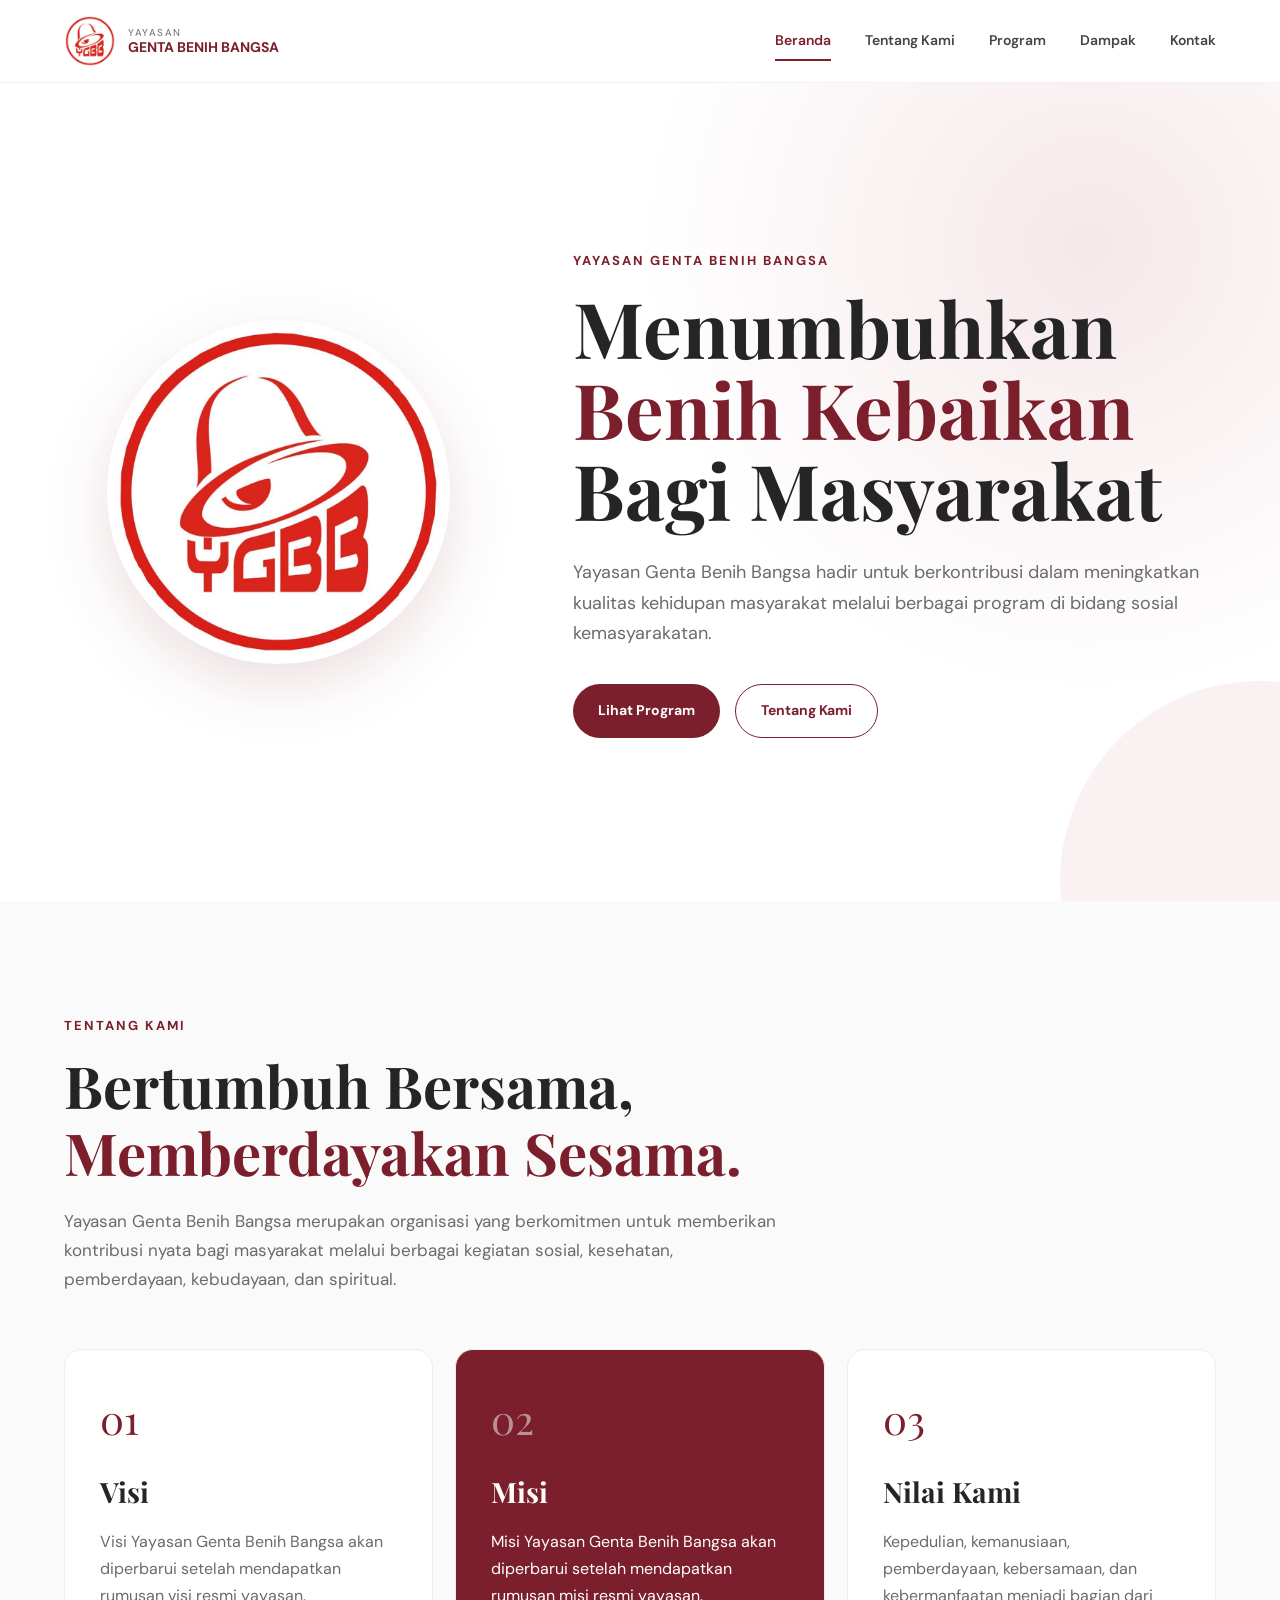
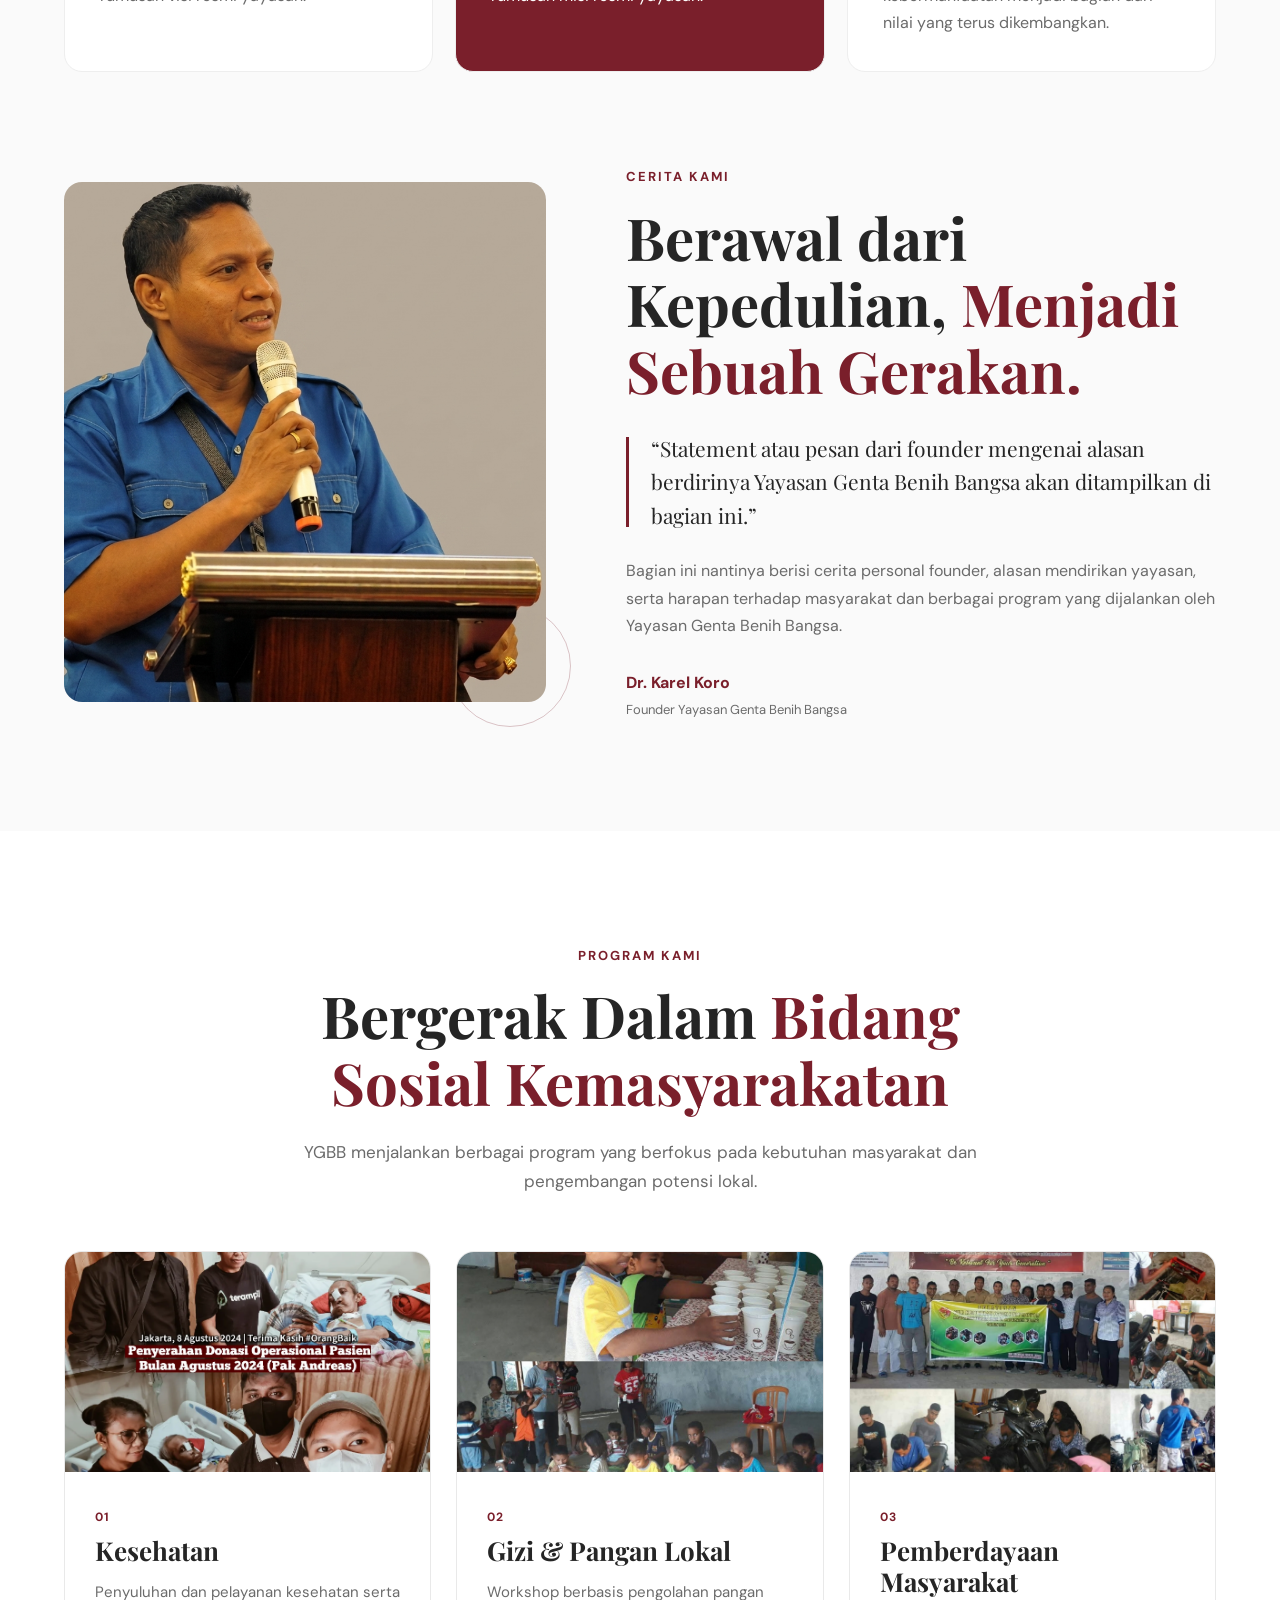
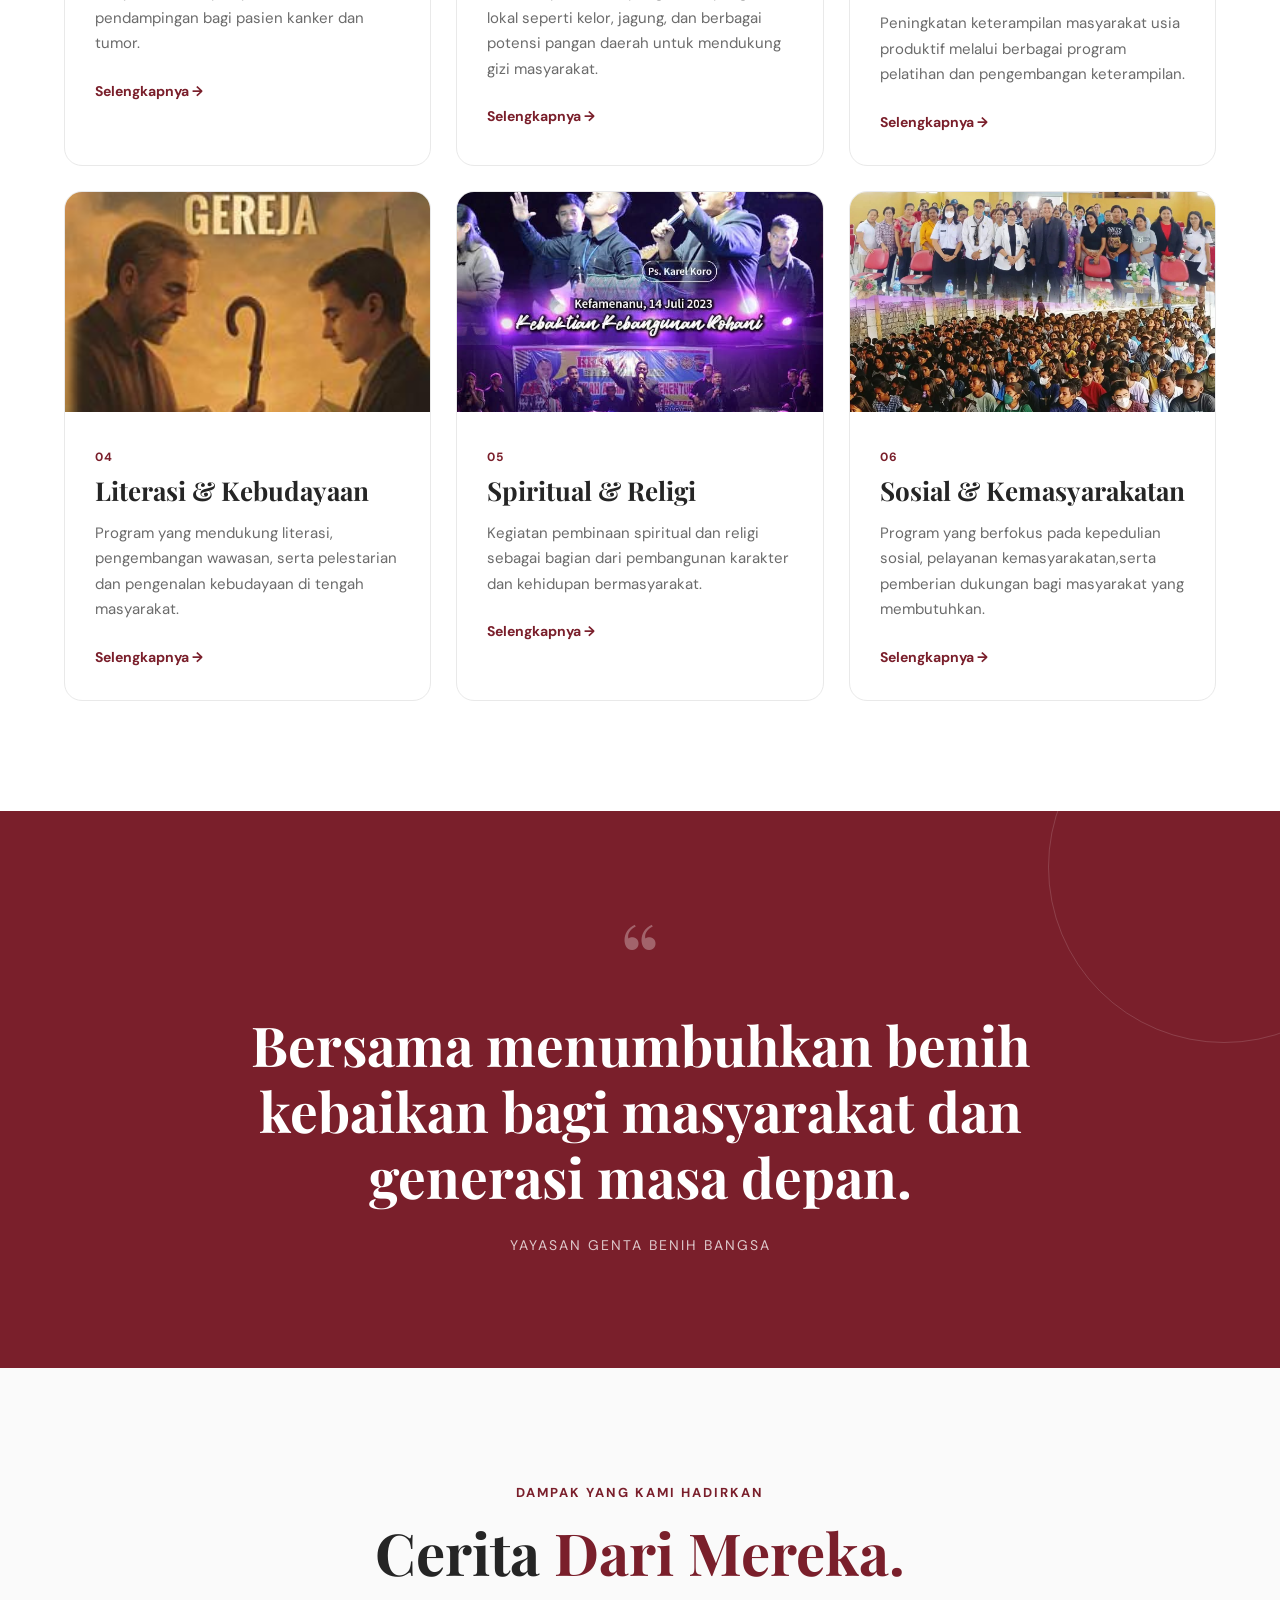
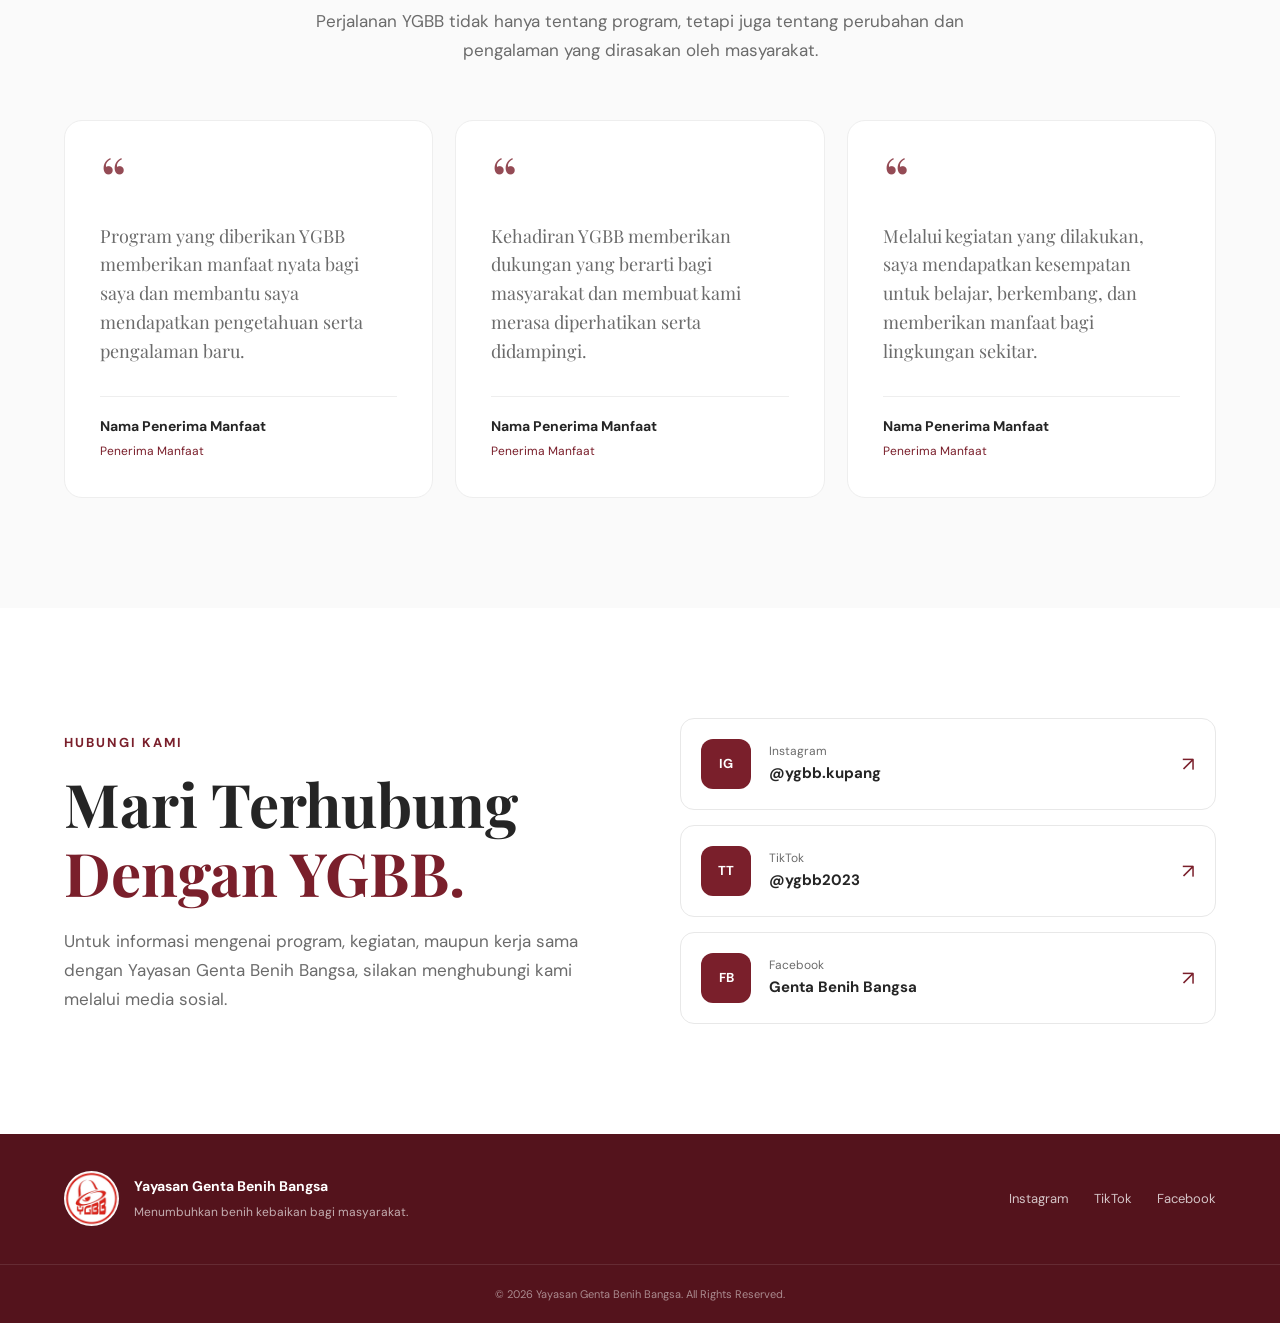
<file: index.html>
<!DOCTYPE html>
<html lang="id">

<head>
    <meta charset="UTF-8">
    <meta name="viewport" content="width=device-width, initial-scale=1.0">

    <title>Yayasan Genta Benih Bangsa</title>

    <meta
        name="description"
        content="Yayasan Genta Benih Bangsa bergerak dalam bidang sosial kemasyarakatan melalui kesehatan, gizi dan pangan lokal, pemberdayaan masyarakat, literasi dan kebudayaan, serta spiritual dan religi."
    >

    <link rel="stylesheet" href="style.css">

    <!-- Google Fonts -->
    <link rel="preconnect" href="https://fonts.googleapis.com">
    <link rel="preconnect" href="https://fonts.gstatic.com" crossorigin>

    <link
        href="https://fonts.googleapis.com/css2?family=DM+Sans:wght@400;500;600;700&family=Playfair+Display:wght@600;700&display=swap"
        rel="stylesheet"
    >
</head>


<body>

    <!-- ================= NAVBAR ================= -->

    <header class="navbar">

        <div class="container nav-container">

            <a href="#home" class="logo-wrapper">

                <img
                    src="assets/logoyayasan.jpeg"
                    alt="Logo Yayasan Genta Benih Bangsa"
                >

                <div class="logo-text">

                    <span>YAYASAN</span>

                    <strong>
                        GENTA BENIH BANGSA
                    </strong>

                </div>

            </a>


            <nav class="nav-menu">

                <a href="#home" class="active">
                    Beranda
                </a>

                <a href="#about">
                    Tentang Kami
                </a>

                <a href="#program">
                    Program
                </a>

                <a href="#impact">
                    Dampak
                </a>

                <a href="#contact">
                    Kontak
                </a>

            </nav>


            <button
                class="menu-toggle"
                aria-label="Buka menu"
            >
                ☰
            </button>

        </div>

    </header>



    <main>

        <!-- ================= HERO ================= -->

        <section id="home" class="hero">

            <div class="container hero-content">

                <div class="hero-logo">

                    <img
                        src="assets/logoyayasan.jpeg"
                        alt="Logo Yayasan Genta Benih Bangsa"
                    >

                </div>


                <div class="hero-text">

                    <span class="eyebrow">
                        YAYASAN GENTA BENIH BANGSA
                    </span>


                    <h1>
                        Menumbuhkan
                        <span>Benih Kebaikan</span>
                        Bagi Masyarakat
                    </h1>


                    <p>
                        Yayasan Genta Benih Bangsa hadir untuk berkontribusi
                        dalam meningkatkan kualitas kehidupan masyarakat melalui
                        berbagai program di bidang sosial kemasyarakatan.
                    </p>


                    <div class="hero-buttons">

                        <a
                            href="#program"
                            class="btn btn-primary"
                        >
                            Lihat Program
                        </a>


                        <a
                            href="#about"
                            class="btn btn-outline"
                        >
                            Tentang Kami
                        </a>

                    </div>

                </div>

            </div>

        </section>



        <!-- ================= ABOUT ================= -->

        <section id="about" class="about section">

            <div class="container">

                <div class="section-heading">

                    <span class="eyebrow">
                        TENTANG KAMI
                    </span>


                    <h2>
                        Bertumbuh Bersama,
                        <span>Memberdayakan Sesama.</span>
                    </h2>


                    <p>
                        Yayasan Genta Benih Bangsa merupakan organisasi yang
                        berkomitmen untuk memberikan kontribusi nyata bagi
                        masyarakat melalui berbagai kegiatan sosial,
                        kesehatan, pemberdayaan, kebudayaan, dan spiritual.
                    </p>

                </div>



                <div class="about-grid">

                    <!-- VISI -->

                    <div class="about-card">

                        <div class="about-number">
                            01
                        </div>

                        <h3>
                            Visi
                        </h3>

                        <p>
                            Visi Yayasan Genta Benih Bangsa akan diperbarui
                            setelah mendapatkan rumusan visi resmi yayasan.
                        </p>

                    </div>



                    <!-- MISI -->

                    <div class="about-card featured">

                        <div class="about-number">
                            02
                        </div>

                        <h3>
                            Misi
                        </h3>

                        <p>
                            Misi Yayasan Genta Benih Bangsa akan diperbarui
                            setelah mendapatkan rumusan misi resmi yayasan.
                        </p>

                    </div>



                    <!-- NILAI -->

                    <div class="about-card">

                        <div class="about-number">
                            03
                        </div>

                        <h3>
                            Nilai Kami
                        </h3>

                        <p>
                            Kepedulian, kemanusiaan, pemberdayaan,
                            kebersamaan, dan kebermanfaatan menjadi bagian
                            dari nilai yang terus dikembangkan.
                        </p>

                    </div>

                </div>



                <!-- ================= FOUNDER STORY ================= -->

                <div class="founder-story">

                    <div class="founder-photo">

                        <img
                            src="assets/images/founder.png"
                            alt="Founder Yayasan Genta Benih Bangsa"
                        >

                    </div>


                    <div class="founder-content">

                        <span class="eyebrow">
                            CERITA KAMI
                        </span>


                        <h2>
                            Berawal dari Kepedulian,
                            <span>Menjadi Sebuah Gerakan.</span>
                        </h2>


                        <p class="founder-quote">
                            “Statement atau pesan dari founder mengenai alasan
                            berdirinya Yayasan Genta Benih Bangsa akan ditampilkan
                            di bagian ini.”
                        </p>


                        <p>
                            Bagian ini nantinya berisi cerita personal founder,
                            alasan mendirikan yayasan, serta harapan terhadap
                            masyarakat dan berbagai program yang dijalankan
                            oleh Yayasan Genta Benih Bangsa.
                        </p>


                        <div class="founder-name">

                            <strong>
                                Dr. Karel Koro
                            </strong>

                            <span>
                                Founder Yayasan Genta Benih Bangsa
                            </span>

                        </div>

                    </div>

                </div>

            </div>

        </section>



        <!-- ================= PROGRAM ================= -->

        <section id="program" class="program section">

            <div class="container">

                <div class="section-heading centered">

                    <span class="eyebrow">
                        PROGRAM KAMI
                    </span>


                    <h2>
                        Bergerak Dalam
                        <span>Bidang Sosial Kemasyarakatan</span>
                    </h2>


                    <p>
                        YGBB menjalankan berbagai program yang berfokus pada
                        kebutuhan masyarakat dan pengembangan potensi lokal.
                    </p>

                </div>



                <div class="program-grid">


                    <!-- PROGRAM 01 -->

                    <article class="program-card">

                        <div class="program-image">

                             <img
                            src="assets/images/programs/kesehatan/kesehatan-01.png"
                            alt="Dokumentasi Program Kesehatan"
                            >
                        </div>


                        <div class="program-content">

                            <span class="program-number">
                                01
                            </span>


                            <h3>
                                Kesehatan
                            </h3>


                            <p>
                                Penyuluhan dan pelayanan kesehatan serta
                                pendampingan bagi pasien kanker dan tumor.
                            </p>


                            <a
                                href="programs/kesehatan.html"
                                class="program-link"
                            >
                                Selengkapnya →
                            </a>

                        </div>

                    </article>



                    <!-- PROGRAM 02 -->

                    <article class="program-card">

                        <div class="program-image">

                             <img
                            src="assets/images/programs/gizi-pangan/gizi-pangan-02.png"
                            alt="Dokumentasi Program Gizi & Pangan"
                            >
                        </div>


                        <div class="program-content">

                            <span class="program-number">
                                02
                            </span>


                            <h3>
                                Gizi &amp; Pangan Lokal
                            </h3>


                            <p>
                                Workshop berbasis pengolahan pangan lokal
                                seperti kelor, jagung, dan berbagai potensi
                                pangan daerah untuk mendukung gizi masyarakat.
                            </p>


                            <a
                                href="programs/gizi-pangan.html"
                                class="program-link"
                            >
                                Selengkapnya →
                            </a>

                        </div>

                    </article>



                    <!-- PROGRAM 03 -->

                    <article class="program-card">

                        <div class="program-image">

                             <img
                            src="assets/images/programs/pemberdayaan/pemberdayaan-01.jpeg"
                            alt="Dokumentasi Program Gizi & Pangan"
                            >
                        </div>


                        <div class="program-content">

                            <span class="program-number">
                                03
                            </span>


                            <h3>
                                Pemberdayaan Masyarakat
                            </h3>


                            <p>
                                Peningkatan keterampilan masyarakat usia
                                produktif melalui berbagai program pelatihan
                                dan pengembangan keterampilan.
                            </p>


                            <a
                                href="programs/pemberdayaan.html"
                                class="program-link"
                            >
                                Selengkapnya →
                            </a>

                        </div>

                    </article>



                    <!-- PROGRAM 04 -->

                    <article class="program-card">

                        <div class="program-image">

                             <img
                            src="assets/images/programs/literasi-kebudayaan/literasi-kebudayaan-02.jpeg"
                            alt="Dokumentasi Program Gizi & Pangan"
                            >
                        </div>


                        <div class="program-content">

                            <span class="program-number">
                                04
                            </span>


                            <h3>
                                Literasi &amp; Kebudayaan
                            </h3>


                            <p>
                                Program yang mendukung literasi, pengembangan
                                wawasan, serta pelestarian dan pengenalan
                                kebudayaan di tengah masyarakat.
                            </p>


                            <a
                                href="programs/literasi-kebudayaan.html"
                                class="program-link"
                            >
                                Selengkapnya →
                            </a>

                        </div>

                    </article>



                    <!-- PROGRAM 05 -->

                    <article class="program-card">

                        <div class="program-image">

                             <img
                            src="assets/images/programs/spiritual-religi/spiritual-religi-05.jpeg"
                            alt="Dokumentasi Program Spiritual & Religi"
                            >
                        </div>


                        <div class="program-content">

                            <span class="program-number">
                                05
                            </span>


                            <h3>
                                Spiritual &amp; Religi
                            </h3>


                            <p>
                                Kegiatan pembinaan spiritual dan religi
                                sebagai bagian dari pembangunan karakter
                                dan kehidupan bermasyarakat.
                            </p>


                            <a
                                href="programs/spiritual-religi.html"
                                class="program-link"
                            >
                                Selengkapnya →
                            </a>

                        </div>

                    </article>


                    <!-- PROGRAM 06 -->

                    <article class="program-card">

                        <div class="program-image">

                             <img
                            src="assets/images/programs/sosial-kemasyarakatan/sosial-kemasyarakatan-01.jpeg"
                            alt="Dokumentasi Program Sosial & Kemasyarakatan"
                            >
                        </div>


                        <div class="program-content">

                            <span class="program-number">
                                06
                            </span>


                            <h3>
                                Sosial & Kemasyarakatan
                            </h3>


                            <p>
                                Program yang berfokus pada kepedulian sosial,
                                pelayanan kemasyarakatan,serta pemberian dukungan
                                bagi masyarakat yang membutuhkan.
                            </p>


                            <a
                                href="programs/sosial-kemasyarakatan.html"
                                class="program-link"
                            >
                                Selengkapnya →
                            </a>

                        </div>

                    </article>


                </div>

            </div>

        </section>



        <!-- ================= QUOTE ================= -->

        <section class="quote-section">

            <div class="container quote-container">

                <span class="quote-mark">
                    “
                </span>


                <h2>
                    Bersama menumbuhkan benih kebaikan
                    bagi masyarakat dan generasi masa depan.
                </h2>


                <p>
                    Yayasan Genta Benih Bangsa
                </p>

            </div>

        </section>



        <!-- ================= IMPACT / TESTIMONIAL ================= -->

        <section id="impact" class="impact section">

            <div class="container">

                <div class="section-heading centered">

                    <span class="eyebrow">
                        DAMPAK YANG KAMI HADIRKAN
                    </span>


                    <h2>
                        Cerita
                        <span>Dari Mereka.</span>
                    </h2>


                    <p>
                        Perjalanan YGBB tidak hanya tentang program,
                        tetapi juga tentang perubahan dan pengalaman
                        yang dirasakan oleh masyarakat.
                    </p>

                </div>



                <div class="testimonial-grid">


                    <!-- TESTIMONI 01 -->

                    <article class="testimonial-card">

                        <span class="testimonial-mark">
                            “
                        </span>


                        <p>
                            Program yang diberikan YGBB memberikan manfaat
                            nyata bagi saya dan membantu saya mendapatkan
                            pengetahuan serta pengalaman baru.
                        </p>


                        <div class="testimonial-author">

                            <strong>
                                Nama Penerima Manfaat
                            </strong>

                            <span>
                                Penerima Manfaat
                            </span>

                        </div>

                    </article>



                    <!-- TESTIMONI 02 -->

                    <article class="testimonial-card">

                        <span class="testimonial-mark">
                            “
                        </span>


                        <p>
                            Kehadiran YGBB memberikan dukungan yang berarti
                            bagi masyarakat dan membuat kami merasa diperhatikan
                            serta didampingi.
                        </p>


                        <div class="testimonial-author">

                            <strong>
                                Nama Penerima Manfaat
                            </strong>

                            <span>
                                Penerima Manfaat
                            </span>

                        </div>

                    </article>



                    <!-- TESTIMONI 03 -->

                    <article class="testimonial-card">

                        <span class="testimonial-mark">
                            “
                        </span>


                        <p>
                            Melalui kegiatan yang dilakukan, saya mendapatkan
                            kesempatan untuk belajar, berkembang, dan memberikan
                            manfaat bagi lingkungan sekitar.
                        </p>


                        <div class="testimonial-author">

                            <strong>
                                Nama Penerima Manfaat
                            </strong>

                            <span>
                                Penerima Manfaat
                            </span>

                        </div>

                    </article>


                </div>

            </div>

        </section>



        <!-- ================= CONTACT ================= -->

        <section id="contact" class="contact section">

            <div class="container contact-container">

                <div class="contact-info">

                    <span class="eyebrow">
                        HUBUNGI KAMI
                    </span>


                    <h2>
                        Mari Terhubung
                        <span>Dengan YGBB.</span>
                    </h2>


                    <p>
                        Untuk informasi mengenai program, kegiatan,
                        maupun kerja sama dengan Yayasan Genta Benih Bangsa,
                        silakan menghubungi kami melalui media sosial.
                    </p>

                </div>



                <div class="social-container">


                    <!-- INSTAGRAM -->

                    <a
                        href="https://www.instagram.com/ygbb.kupang"
                        target="_blank"
                        class="social-card"
                    >

                        <div class="social-icon">
                            IG
                        </div>


                        <div>

                            <span>
                                Instagram
                            </span>

                            <strong>
                                @ygbb.kupang
                            </strong>

                        </div>


                        <span class="social-arrow">
                            ↗
                        </span>

                    </a>



                    <!-- TIKTOK -->

                    <a
                        href="https://www.tiktok.com/@ygbb2023"
                        target="_blank"
                        class="social-card"
                    >

                        <div class="social-icon">
                            TT
                        </div>


                        <div>

                            <span>
                                TikTok
                            </span>

                            <strong>
                                @ygbb2023
                            </strong>

                        </div>


                        <span class="social-arrow">
                            ↗
                        </span>

                    </a>



                    <!-- FACEBOOK -->

                    <a
                        href="https://www.facebook.com/share/1HcL8janwg/"
                        target="_blank"
                        class="social-card"
                    >

                        <div class="social-icon">
                            FB
                        </div>


                        <div>

                            <span>
                                Facebook
                            </span>

                            <strong>
                                Genta Benih Bangsa
                            </strong>

                        </div>


                        <span class="social-arrow">
                            ↗
                        </span>

                    </a>


                </div>

            </div>

        </section>

    </main>



    <!-- ================= FOOTER ================= -->

    <footer class="footer">

        <div class="container footer-container">

            <div class="footer-brand">

                <img
                    src="assets/logoyayasan.jpeg"
                    alt="Logo Yayasan Genta Benih Bangsa"
                >


                <div>

                    <strong>
                        Yayasan Genta Benih Bangsa
                    </strong>


                    <p>
                        Menumbuhkan benih kebaikan bagi masyarakat.
                    </p>

                </div>

            </div>



            <div class="footer-social">

                <a
                    href="https://www.instagram.com/ygbb.kupang"
                    target="_blank"
                >
                    Instagram
                </a>


                <a
                    href="https://www.tiktok.com/@ygbb2023"
                    target="_blank"
                >
                    TikTok
                </a>


                <a
                    href="https://www.facebook.com/share/1HcL8janwg/"
                    target="_blank"
                >
                    Facebook
                </a>

            </div>

        </div>



        <div class="footer-bottom">

            <div class="container">

                <p>
                    © 2026 Yayasan Genta Benih Bangsa. All Rights Reserved.
                </p>

            </div>

        </div>

    </footer>



    <!-- ================= MOBILE MENU ================= -->

    <script>

        const menuToggle =
            document.querySelector(".menu-toggle");

        const navMenu =
            document.querySelector(".nav-menu");


        menuToggle.addEventListener("click", () => {

            navMenu.classList.toggle("show");

        });


        document
            .querySelectorAll(".nav-menu a")
            .forEach(link => {

                link.addEventListener("click", () => {

                    navMenu.classList.remove("show");

                });

            });

    </script>


</body>

</html>
</file>
<file: style.css>
/* =========================================
   ROOT
========================================= */

:root {
    --maroon: #7a1f2b;
    --dark-maroon: #54131c;
    --light-maroon: #f5e8ea;

    --white: #ffffff;
    --off-white: #fafafa;

    --black: #252525;
    --gray: #6b6b6b;
    --light-gray: #e8e8e8;

    --container: 1180px;

    --radius: 18px;

    --shadow:
        0 15px 40px rgba(0, 0, 0, 0.08);
}


/* =========================================
   RESET
========================================= */

* {
    margin: 0;
    padding: 0;
    box-sizing: border-box;
}

html {
    scroll-behavior: smooth;
}

body {
    font-family: "DM Sans", sans-serif;
    color: var(--black);
    background: var(--white);
    line-height: 1.7;
}

img {
    max-width: 100%;
    display: block;
}

a {
    color: inherit;
    text-decoration: none;
}

button {
    font-family: inherit;
}


/* =========================================
   GENERAL
========================================= */

.container {
    width: min(90%, var(--container));
    margin: 0 auto;
}

.section {
    padding: 110px 0;
}

.eyebrow {
    display: inline-block;

    color: var(--maroon);

    font-size: 13px;
    font-weight: 700;

    letter-spacing: 2px;
    text-transform: uppercase;

    margin-bottom: 15px;
}

.section-heading {
    max-width: 720px;
    margin-bottom: 55px;
}

.section-heading.centered {
    text-align: center;
    margin-left: auto;
    margin-right: auto;
}

.section-heading h2 {
    font-family: "Playfair Display", serif;

    font-size: clamp(36px, 5vw, 58px);
    line-height: 1.15;

    margin-bottom: 22px;
}

.section-heading h2 span {
    color: var(--maroon);
}

.section-heading p {
    color: var(--gray);
    font-size: 17px;
}


/* =========================================
   NAVBAR
========================================= */

.navbar {
    position: sticky;
    top: 0;
    z-index: 1000;

    background: rgba(255, 255, 255, 0.96);

    border-bottom: 1px solid rgba(0, 0, 0, 0.06);

    backdrop-filter: blur(12px);
}

.nav-container {
    min-height: 82px;

    display: flex;
    align-items: center;
    justify-content: space-between;
}

.logo-wrapper {
    display: flex;
    align-items: center;
    gap: 12px;
}

.logo-wrapper img {
    width: 52px;
    height: 52px;

    object-fit: contain;

    border-radius: 50%;
}

.logo-text {
    display: flex;
    flex-direction: column;

    line-height: 1.2;
}

.logo-text span {
    font-size: 10px;
    letter-spacing: 1.5px;
    color: var(--gray);
}

.logo-text strong {
    font-size: 14px;
    color: var(--maroon);
}

.nav-menu {
    display: flex;
    align-items: center;
    gap: 34px;
}

.nav-menu a {
    position: relative;

    font-size: 14px;
    font-weight: 600;

    color: #444;

    transition: 0.3s ease;
}

.nav-menu a::after {
    content: "";

    position: absolute;

    left: 0;
    bottom: -8px;

    width: 0;
    height: 2px;

    background: var(--maroon);

    transition: 0.3s ease;
}

.nav-menu a:hover,
.nav-menu a.active {
    color: var(--maroon);
}

.nav-menu a:hover::after,
.nav-menu a.active::after {
    width: 100%;
}

.menu-toggle {
    display: none;

    border: none;
    background: transparent;

    font-size: 26px;
    cursor: pointer;

    color: var(--maroon);
}


/* =========================================
   HERO
========================================= */

.hero {
    position: relative;

    min-height: calc(100vh - 82px);

    display: flex;
    align-items: center;

    background:
        radial-gradient(
            circle at 85% 20%,
            var(--light-maroon),
            transparent 35%
        );

    overflow: hidden;
}

.hero::before {
    content: "";

    position: absolute;

    width: 400px;
    height: 400px;

    border-radius: 50%;

    background: var(--light-maroon);

    right: -180px;
    bottom: -180px;

    opacity: 0.6;
}

.hero-content {
    display: grid;

    grid-template-columns: 0.8fr 1.2fr;

    align-items: center;

    gap: 80px;

    padding: 80px 0;
}

.hero-logo {
    display: flex;
    justify-content: center;
}

.hero-logo img {
    width: min(400px, 80%);

    border-radius: 50%;

    filter: drop-shadow(
        0 20px 30px rgba(122, 31, 43, 0.15)
    );
}

.hero-text {
    position: relative;
    z-index: 2;
}

.hero-text h1 {
    max-width: 700px;

    font-family: "Playfair Display", serif;

    font-size: clamp(48px, 6vw, 78px);

    line-height: 1.05;

    margin-bottom: 28px;
}

.hero-text h1 span {
    color: var(--maroon);
}

.hero-text p {
    max-width: 680px;

    color: var(--gray);

    font-size: 18px;

    margin-bottom: 35px;
}

.hero-buttons {
    display: flex;
    gap: 15px;
    flex-wrap: wrap;
}

.btn {
    display: inline-flex;

    align-items: center;
    justify-content: center;

    padding: 14px 25px;

    border-radius: 50px;

    font-size: 14px;
    font-weight: 700;

    transition: 0.3s ease;
}

.btn-primary {
    color: var(--white);
    background: var(--maroon);
}

.btn-primary:hover {
    background: var(--dark-maroon);

    transform: translateY(-2px);
}

.btn-outline {
    color: var(--maroon);

    border: 1px solid var(--maroon);
}

.btn-outline:hover {
    color: var(--white);
    background: var(--maroon);
}


/* =========================================
   ABOUT
========================================= */

.about {
    background: var(--off-white);
}

.about-grid {
    display: grid;

    grid-template-columns:
        repeat(3, 1fr);

    gap: 22px;
}

.about-card {
    padding: 35px;

    background: var(--white);

    border: 1px solid #eeeeee;

    border-radius: var(--radius);

    transition: 0.3s ease;
}

.about-card:hover {
    transform: translateY(-6px);

    box-shadow: var(--shadow);
}

.about-card.featured {
    color: var(--white);

    background: var(--maroon);
}

.about-card.featured h3,
.about-card.featured p {
    color: var(--white);
}

.about-number {
    font-family: "Playfair Display", serif;

    font-size: 40px;

    color: var(--maroon);

    margin-bottom: 15px;
}

.featured .about-number {
    color: rgba(255, 255, 255, 0.5);
}

.about-card h3 {
    font-family: "Playfair Display", serif;

    font-size: 28px;

    margin-bottom: 12px;
}

.about-card p {
    color: var(--gray);
}


/* =========================================
   FOUNDER STORY
========================================= */

.founder-story {
    margin-top: 90px;

    display: grid;

    grid-template-columns: 0.9fr 1.1fr;

    gap: 80px;

    align-items: center;
}

.founder-photo {
    position: relative;
    width: 100%;
}

.founder-photo img {
    width: 100%;
    height: 520px;

    display: block;

    object-fit: cover;

    border-radius: var(--radius);

    position: relative;
    z-index: 1;
}

.founder-photo::after {
    content: "";

    position: absolute;

    width: 120px;
    height: 120px;

    right: -25px;
    bottom: -25px;

    border-radius: 50%;

    border: 1px solid var(--maroon);

    opacity: 0.25;

    z-index: 0;
}

.founder-content {
    position: relative;
    z-index: 1;
}

.founder-content h2 {
    max-width: 650px;

    font-family: "Playfair Display", serif;

    font-size: clamp(38px, 5vw, 58px);

    line-height: 1.15;

    margin-bottom: 28px;
}

.founder-content h2 span {
    color: var(--maroon);
}

.founder-content > p:not(.founder-quote) {
    max-width: 620px;

    color: var(--gray);

    font-size: 16px;

    margin-bottom: 30px;
}

.founder-quote {
    position: relative;

    max-width: 650px;

    padding-left: 25px;

    color: var(--black);

    font-family: "Playfair Display", serif;

    font-size: 21px;

    line-height: 1.6;

    margin-bottom: 25px;
}

.founder-quote::before {
    content: "";

    position: absolute;

    left: 0;
    top: 5px;

    width: 3px;
    height: calc(100% - 10px);

    background: var(--maroon);
}

.founder-name {
    display: flex;
    flex-direction: column;

    gap: 3px;

    margin-top: 30px;
}

.founder-name strong {
    color: var(--maroon);
    font-size: 16px;
}

.founder-name span {
    color: var(--gray);
    font-size: 13px;
}


/* =========================================
   PROGRAM
========================================= */

.program {
    background: var(--white);
}

.program-grid {
    display: grid;

    grid-template-columns:
        repeat(3, 1fr);

    gap: 25px;
}

.program-card {
    overflow: hidden;

    background: var(--white);

    border: 1px solid #e9e9e9;

    border-radius: var(--radius);

    transition: 0.35s ease;
}

.program-card:hover {
    transform: translateY(-8px);

    box-shadow: var(--shadow);

    border-color: transparent;
}

.program-image {
    height: 220px;

    display: flex;
    align-items: center;
    justify-content: center;

    color: var(--gray);

    background:
        linear-gradient(
            135deg,
            #f2f2f2,
            #e8e8e8
        );

    font-size: 12px;

    letter-spacing: 2px;
}

.program-image img {
    width: 100%;
    height: 100%;

    object-fit: cover;
}

.program-content {
    padding: 30px;
}

.program-number {
    display: inline-block;

    color: var(--maroon);

    font-size: 12px;
    font-weight: 700;

    letter-spacing: 1px;

    margin-bottom: 8px;
}

.program-content h3 {
    font-family: "Playfair Display", serif;

    font-size: 26px;

    line-height: 1.2;

    margin-bottom: 14px;
}

.program-content p {
    color: var(--gray);

    font-size: 15px;

    margin-bottom: 20px;
}

.program-link {
    color: var(--maroon);

    font-size: 14px;

    font-weight: 700;
}

.program-link:hover {
    text-decoration: underline;
}


/* =========================================
   PROGRAM DETAIL PAGE
========================================= */

.program-hero {
    padding: 110px 0 90px;

    background:
        radial-gradient(
            circle at 85% 20%,
            var(--light-maroon),
            transparent 35%
        );
}

.program-hero-content {
    max-width: 900px;
}

.program-hero h1 {
    font-family: "Playfair Display", serif;

    font-size: clamp(48px, 7vw, 78px);

    line-height: 1.05;

    margin-bottom: 25px;
}

.program-hero p {
    max-width: 700px;

    color: var(--gray);

    font-size: 18px;

    line-height: 1.8;

    margin-bottom: 30px;
}

.back-link {
    display: inline-block;

    color: var(--maroon);

    font-size: 14px;

    font-weight: 700;
}

.back-link:hover {
    text-decoration: underline;
}


/* =========================================
   PROGRAM DETAIL CONTENT
========================================= */

.program-detail-grid {
    display: grid;

    grid-template-columns: 1fr 1fr;

    gap: 80px;

    align-items: start;
}

.detail-block {
    min-width: 0;
}

.detail-block h2 {
    font-family: "Playfair Display", serif;

    font-size: clamp(36px, 5vw, 55px);

    line-height: 1.15;

    margin-bottom: 25px;
}

.detail-block h2 span {
    color: var(--maroon);
}

.detail-block > p {
    max-width: 600px;

    color: var(--gray);

    font-size: 16px;

    line-height: 1.8;
}


/* =========================================
   ACTIVITY LIST
========================================= */

.activity-list {
    list-style: none;

    display: flex;

    flex-direction: column;

    gap: 12px;
}

.activity-list li {
    padding: 17px 20px;

    background: var(--off-white);

    border-left: 2px solid var(--maroon);

    border-radius: 10px;

    font-size: 15px;

    transition: 0.3s ease;
}

.activity-list li:hover {
    background: var(--light-maroon);

    transform: translateX(4px);
}


/* =========================================
   DOCUMENTATION
========================================= */

.documentation {
    background: var(--off-white);
}

.documentation .section-heading {
    margin-bottom: 55px;
}


/* =========================================
   DOCUMENTATION GALLERY
========================================= */

.documentation-gallery {
    display: grid;

    grid-template-columns: repeat(3, 1fr);

    gap: 18px;
}


/* =========================================
   PHOTO BUBBLE
========================================= */

.documentation-card {
    position: relative;

    width: 100%;
    height: 260px;

    overflow: hidden;

    border-radius: var(--radius);

    background:
        linear-gradient(
            135deg,
            #eeeeee,
            #e2e2e2
        );

    border: 1px solid #e5e5e5;
}

.documentation-card img {
    width: 100%;
    height: 100%;

    display: block;

    object-fit: cover;

    transition: transform 0.4s ease;
}

.documentation-card:hover img {
    transform: scale(1.05);
}


/* =========================================
   DOCUMENTATION PLACEHOLDER
========================================= */

.documentation-card.placeholder {
    display: flex;

    align-items: center;
    justify-content: center;

    color: var(--gray);

    font-size: 11px;

    font-weight: 600;

    letter-spacing: 2px;
}


/* Support old gallery-placeholder class */

.gallery-placeholder {
    display: grid;

    grid-template-columns: repeat(3, 1fr);

    gap: 18px;
}

.gallery-placeholder .documentation-card {
    display: flex;

    align-items: center;
    justify-content: center;

    color: var(--gray);

    font-size: 11px;

    font-weight: 600;

    letter-spacing: 2px;
}


/* =========================================
   DOCUMENTATION NOTE
========================================= */

.documentation-note {
    margin-top: 25px;

    text-align: center;

    color: var(--gray);

    font-size: 13px;
}


/* =========================================
   QUOTE
========================================= */

.quote-section {
    position: relative;

    padding: 110px 0;

    color: var(--white);

    background: var(--maroon);

    overflow: hidden;
}

.quote-section::before {
    content: "";

    position: absolute;

    width: 350px;
    height: 350px;

    border-radius: 50%;

    border: 1px solid rgba(255, 255, 255, 0.15);

    right: -120px;
    top: -120px;
}

.quote-container {
    text-align: center;

    max-width: 900px;
}

.quote-mark {
    display: block;

    font-family: "Playfair Display", serif;

    font-size: 100px;

    line-height: 0.7;

    opacity: 0.3;

    margin-bottom: 20px;
}

.quote-container h2 {
    font-family: "Playfair Display", serif;

    font-size: clamp(32px, 5vw, 55px);

    line-height: 1.2;

    margin-bottom: 25px;
}

.quote-container p {
    opacity: 0.75;

    font-size: 14px;

    letter-spacing: 2px;

    text-transform: uppercase;
}


/* =========================================
   IMPACT / TESTIMONIAL
========================================= */

.impact {
    background: var(--off-white);
}

.testimonial-grid {
    display: grid;

    grid-template-columns: repeat(3, 1fr);

    gap: 22px;
}

.testimonial-card {
    position: relative;

    padding: 35px;

    background: var(--white);

    border: 1px solid #eeeeee;

    border-radius: var(--radius);

    transition: 0.3s ease;
}

.testimonial-card:hover {
    transform: translateY(-6px);

    box-shadow: var(--shadow);

    border-color: transparent;
}

.testimonial-mark {
    display: block;

    color: var(--maroon);

    font-family: "Playfair Display", serif;

    font-size: 65px;

    line-height: 0.7;

    margin-bottom: 20px;

    opacity: 0.8;
}

.testimonial-card > p {
    color: var(--gray);

    font-family: "Playfair Display", serif;

    font-size: 18px;

    line-height: 1.6;

    margin-bottom: 30px;
}

.testimonial-author {
    display: flex;

    flex-direction: column;

    gap: 3px;

    padding-top: 18px;

    border-top: 1px solid #eeeeee;
}

.testimonial-author strong {
    color: var(--black);

    font-size: 14px;
}

.testimonial-author span {
    color: var(--maroon);

    font-size: 12px;
}


/* =========================================
   CONTACT
========================================= */

.contact {
    background: var(--white);
}

.contact-container {
    display: grid;

    grid-template-columns: 1fr 1fr;

    gap: 80px;

    align-items: center;
}

.contact-info h2 {
    font-family: "Playfair Display", serif;

    font-size: clamp(40px, 5vw, 60px);

    line-height: 1.15;

    margin-bottom: 20px;
}

.contact-info h2 span {
    color: var(--maroon);
}

.contact-info p {
    max-width: 550px;

    color: var(--gray);

    font-size: 17px;
}

.social-container {
    display: flex;

    flex-direction: column;

    gap: 15px;
}

.social-card {
    display: flex;

    align-items: center;

    gap: 18px;

    padding: 20px;

    border: 1px solid #e8e8e8;

    border-radius: 14px;

    transition: 0.3s ease;
}

.social-card:hover {
    border-color: var(--maroon);

    transform: translateX(5px);

    box-shadow: var(--shadow);
}

.social-icon {
    width: 50px;
    height: 50px;

    display: flex;

    align-items: center;
    justify-content: center;

    flex-shrink: 0;

    color: var(--white);

    background: var(--maroon);

    border-radius: 12px;

    font-size: 13px;

    font-weight: 700;
}

.social-card div:nth-child(2) {
    display: flex;

    flex-direction: column;
}

.social-card span {
    color: var(--gray);

    font-size: 12px;
}

.social-card strong {
    color: var(--black);

    font-size: 15px;
}

.social-arrow {
    margin-left: auto;

    color: var(--maroon) !important;

    font-size: 20px !important;
}


/* =========================================
   FOOTER
========================================= */

.footer {
    color: var(--white);

    background: var(--dark-maroon);
}

.footer-container {
    min-height: 130px;

    display: flex;

    align-items: center;

    justify-content: space-between;

    gap: 30px;
}

.footer-brand {
    display: flex;

    align-items: center;

    gap: 15px;
}

.footer-brand img {
    width: 55px;
    height: 55px;

    border-radius: 50%;
}

.footer-brand strong {
    display: block;

    font-size: 14px;
}

.footer-brand p {
    margin-top: 3px;

    font-size: 12px;

    opacity: 0.65;
}

.footer-social {
    display: flex;

    gap: 25px;
}

.footer-social a {
    font-size: 13px;

    opacity: 0.75;

    transition: 0.3s ease;
}

.footer-social a:hover {
    opacity: 1;
}

.footer-bottom {
    padding: 20px 0;

    border-top: 1px solid rgba(255, 255, 255, 0.1);
}

.footer-bottom p {
    text-align: center;

    font-size: 11px;

    opacity: 0.5;
}


/* =========================================
   RESPONSIVE - TABLET
========================================= */

@media (max-width: 1000px) {

    .nav-menu {
        gap: 20px;
    }

    .hero-content {
        gap: 45px;
    }

    .hero-text h1 {
        font-size: 58px;
    }

    .program-grid {
        grid-template-columns:
            repeat(2, 1fr);
    }

    .founder-story {
        gap: 45px;
    }

    .testimonial-grid {
        grid-template-columns: repeat(2, 1fr);
    }

    .contact-container {
        gap: 40px;
    }

    .program-detail-grid {
        gap: 45px;
    }

    .documentation-gallery {
        grid-template-columns: repeat(2, 1fr);
    }

    .gallery-placeholder {
        grid-template-columns: repeat(2, 1fr);
    }
}


/* =========================================
   RESPONSIVE - MOBILE
========================================= */

@media (max-width: 768px) {

    .section {
        padding: 80px 0;
    }


    /* Navbar */

    .nav-container {
        min-height: 70px;
    }

    .logo-wrapper img {
        width: 45px;
        height: 45px;
    }

    .logo-text strong {
        font-size: 11px;
    }

    .menu-toggle {
        display: block;
    }

    .nav-menu {
        position: absolute;

        top: 70px;
        left: 0;

        width: 100%;

        padding: 25px;

        flex-direction: column;

        align-items: flex-start;

        background: var(--white);

        border-bottom: 1px solid #eee;

        box-shadow:
            0 15px 25px rgba(0, 0, 0, 0.06);

        display: none;
    }

    .nav-menu.show {
        display: flex;
    }


    /* Hero */

    .hero {
        min-height: auto;
    }

    .hero-content {
        grid-template-columns: 1fr;

        text-align: center;

        padding: 80px 0;
    }

    .hero-logo {
        order: 1;
    }

    .hero-text {
        order: 2;
    }

    .hero-logo img {
        width: 230px;
    }

    .hero-text h1 {
        font-size: 48px;
    }

    .hero-text p {
        font-size: 16px;
    }

    .hero-buttons {
        justify-content: center;
    }


    /* About */

    .about-grid {
        grid-template-columns: 1fr;
    }


    /* Program */

    .program-grid {
        grid-template-columns: 1fr;
    }


    /* Founder */

    .founder-story {
        grid-template-columns: 1fr;

        gap: 45px;

        margin-top: 60px;
    }

    .founder-photo img {
        height: 400px;
    }

    .founder-content h2 {
        font-size: 40px;
    }

    .founder-quote {
        font-size: 19px;
    }


    /* Testimonials */

    .testimonial-grid {
        grid-template-columns: 1fr;
    }


    /* Contact */

    .contact-container {
        grid-template-columns: 1fr;
    }


    /* Program Detail */

    .program-hero {
        padding: 80px 0 70px;
    }

    .program-hero h1 {
        font-size: 48px;
    }

    .program-hero p {
        font-size: 16px;
    }

    .program-detail-grid {
        grid-template-columns: 1fr;

        gap: 50px;
    }

    .detail-block h2 {
        font-size: 40px;
    }


    /* Documentation */

    .documentation-gallery {
        grid-template-columns: 1fr 1fr;

        gap: 15px;
    }

    .gallery-placeholder {
        grid-template-columns: 1fr 1fr;

        gap: 15px;
    }

    .documentation-card {
        height: 230px;
    }


    /* Footer */

    .footer-container {
        padding: 35px 0;

        flex-direction: column;

        align-items: flex-start;
    }

    .footer-social {
        flex-wrap: wrap;
    }
}


/* =========================================
   SMALL MOBILE
========================================= */

@media (max-width: 480px) {

    .hero-text h1 {
        font-size: 40px;
    }

    .section-heading h2 {
        font-size: 38px;
    }

    .program-content {
        padding: 25px;
    }


    /* Founder */

    .founder-photo img {
        height: 350px;
    }

    .founder-content h2 {
        font-size: 36px;
    }


    /* Program Detail */

    .program-hero h1 {
        font-size: 40px;
    }

    .detail-block h2 {
        font-size: 36px;
    }


    /* Documentation */

    .documentation-gallery {
        grid-template-columns: 1fr;
    }

    .gallery-placeholder {
        grid-template-columns: 1fr;
    }

    .documentation-card {
        height: 250px;
    }


    /* Footer */

    .footer-brand {
        align-items: flex-start;
    }
}

/* =========================================
   GALLERY LIGHTBOX
========================================= */

.gallery-image {
    cursor: pointer;

    transition:
        transform 0.3s ease,
        opacity 0.3s ease;
}

.gallery-image:hover {
    opacity: 0.9;

    transform: scale(1.03);
}


/* LIGHTBOX BACKGROUND */

.lightbox {
    position: fixed;

    inset: 0;

    z-index: 9999;

    display: flex;

    align-items: center;
    justify-content: center;

    padding: 40px;

    background: rgba(0, 0, 0, 0.92);

    opacity: 0;

    visibility: hidden;

    transition:
        opacity 0.3s ease,
        visibility 0.3s ease;
}


/* LIGHTBOX ACTIVE */

.lightbox.active {
    opacity: 1;

    visibility: visible;
}


/* BIG IMAGE */

.lightbox img {
    max-width: 90vw;

    max-height: 88vh;

    width: auto;
    height: auto;

    object-fit: contain;

    border-radius: 12px;

    box-shadow:
        0 25px 70px rgba(0, 0, 0, 0.4);

    transform: scale(0.95);

    transition:
        transform 0.3s ease;
}

.lightbox.active img {
    transform: scale(1);
}


/* CLOSE BUTTON */

.lightbox-close {
    position: absolute;

    top: 25px;
    right: 30px;

    width: 50px;
    height: 50px;

    display: flex;

    align-items: center;
    justify-content: center;

    border: none;

    border-radius: 50%;

    color: white;

    background: rgba(255, 255, 255, 0.12);

    font-size: 32px;

    line-height: 1;

    cursor: pointer;

    transition:
        background 0.3s ease,
        transform 0.3s ease;
}

.lightbox-close:hover {
    background: rgba(255, 255, 255, 0.25);

    transform: rotate(90deg);
}


/* MOBILE */

@media (max-width: 600px) {

    .lightbox {
        padding: 20px;
    }

    .lightbox img {
        max-width: 95vw;

        max-height: 82vh;
    }

    .lightbox-close {
        top: 15px;
        right: 15px;

        width: 45px;
        height: 45px;

        font-size: 28px;
    }

}
</file>
